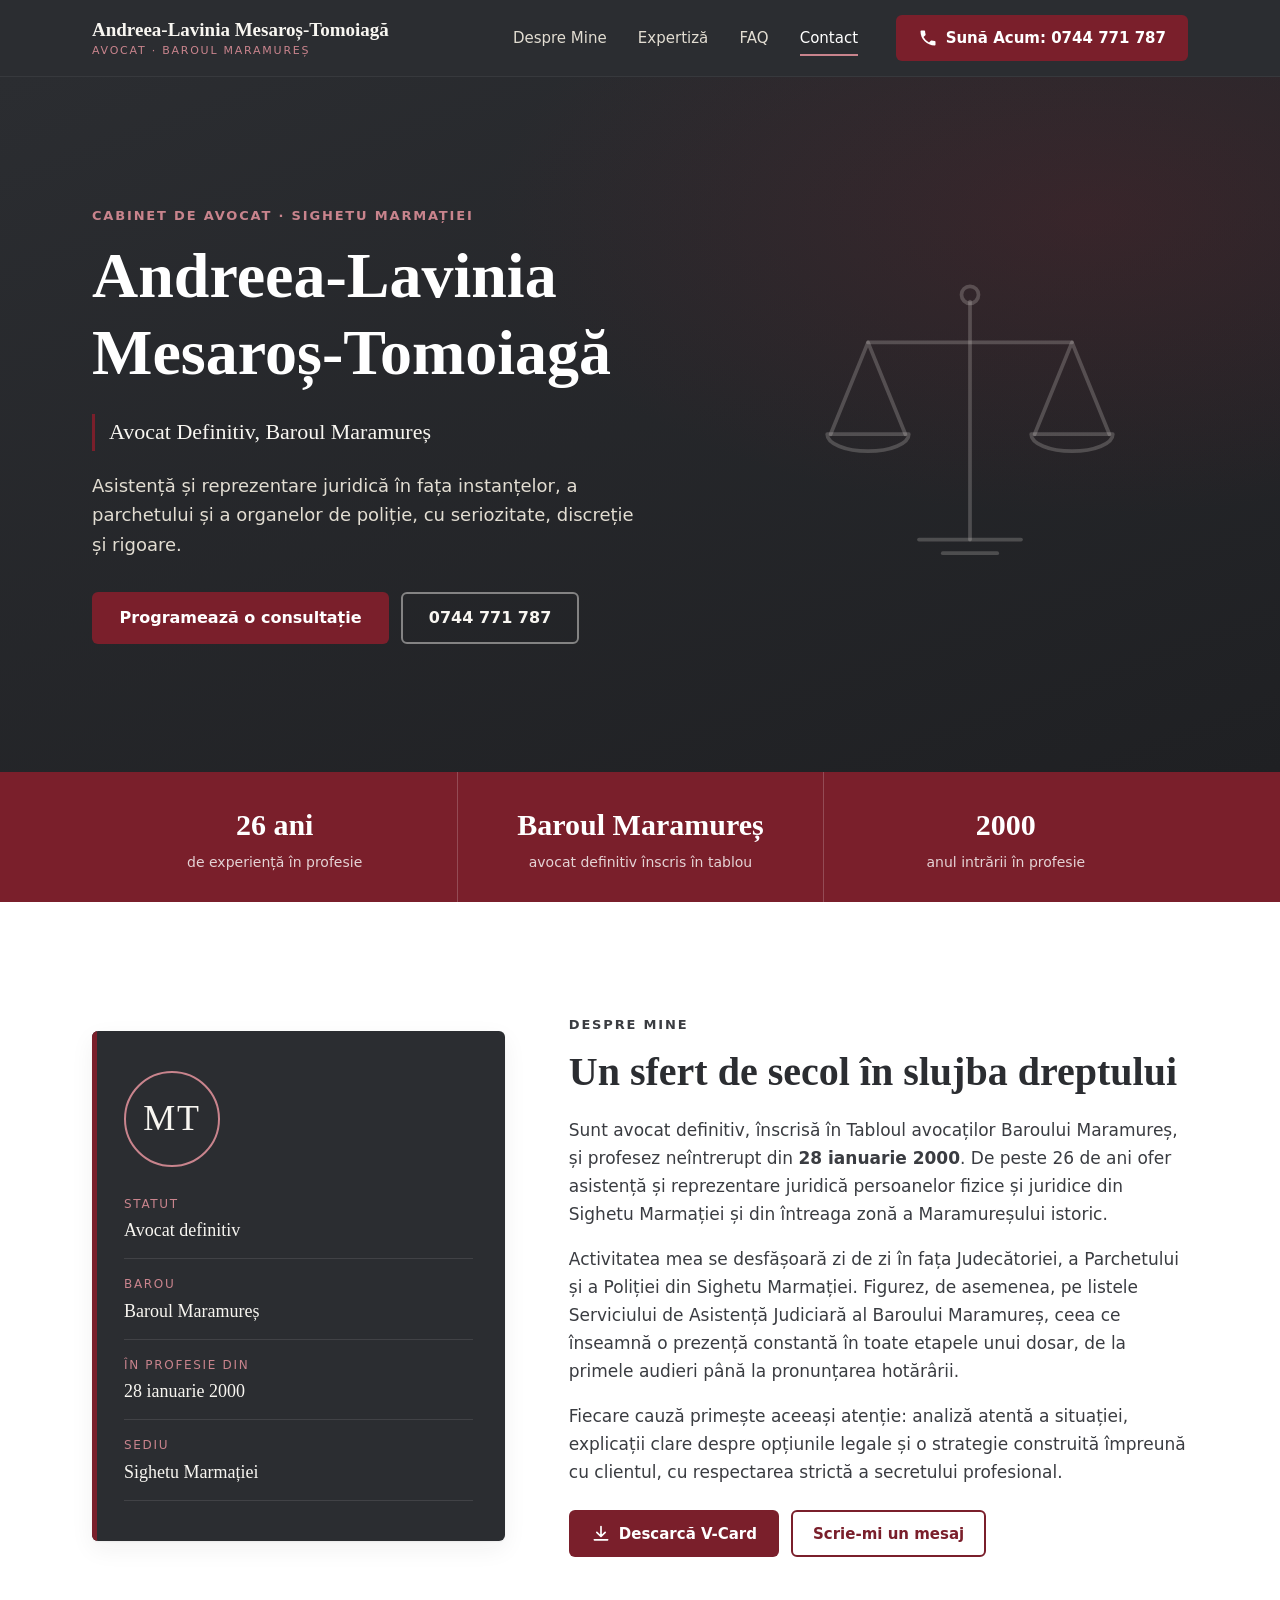
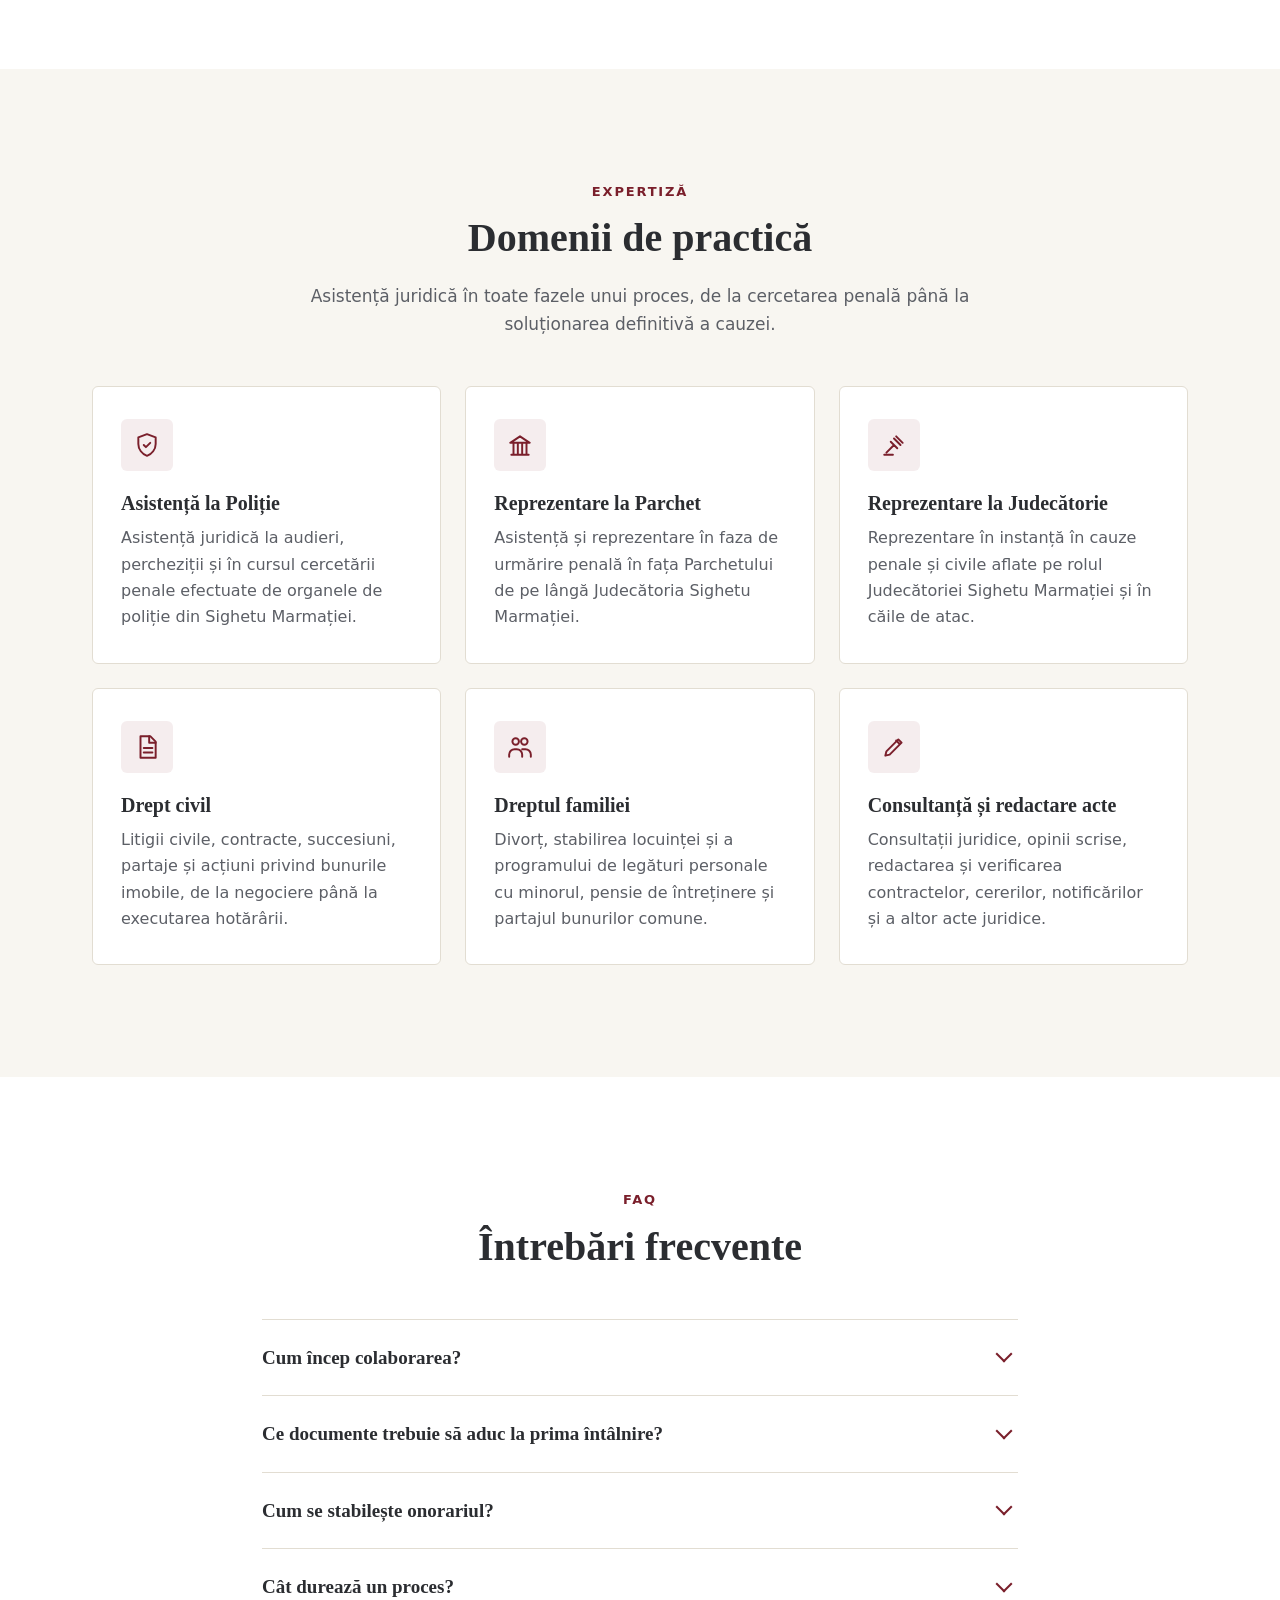
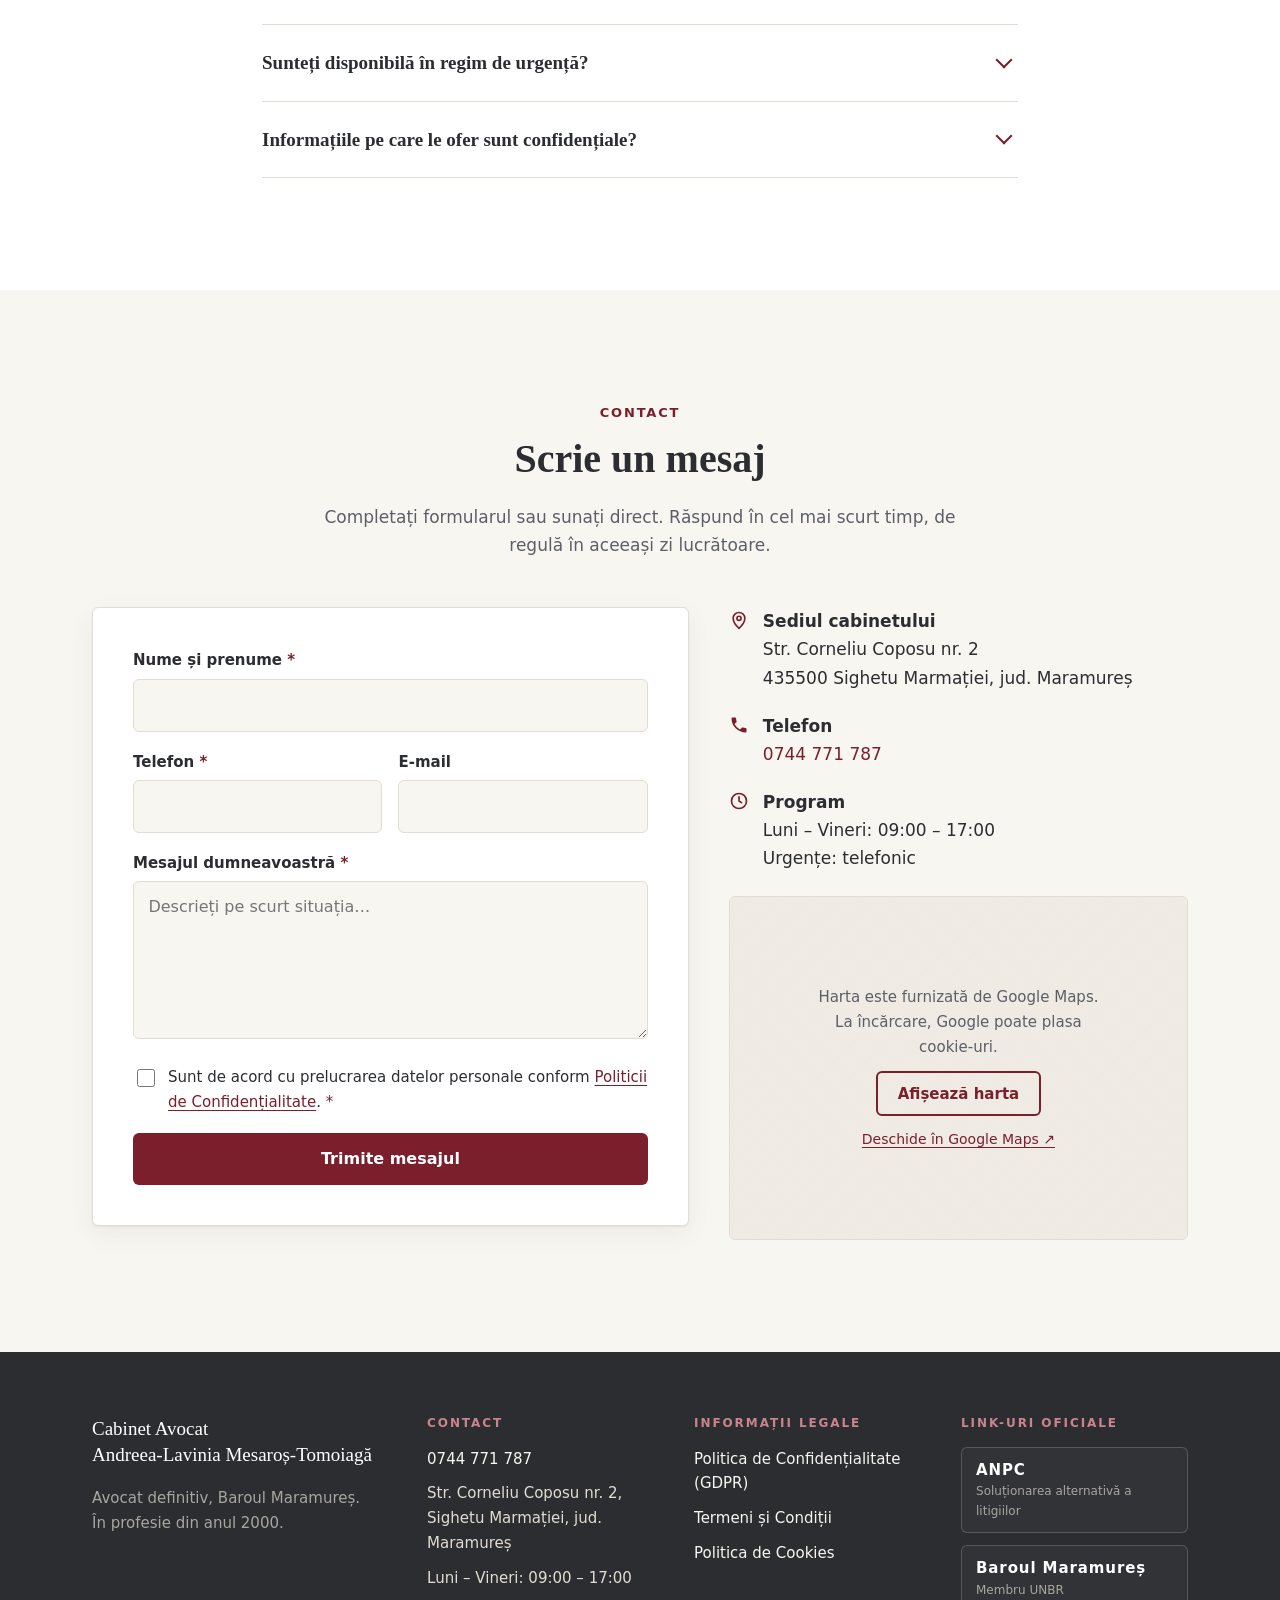
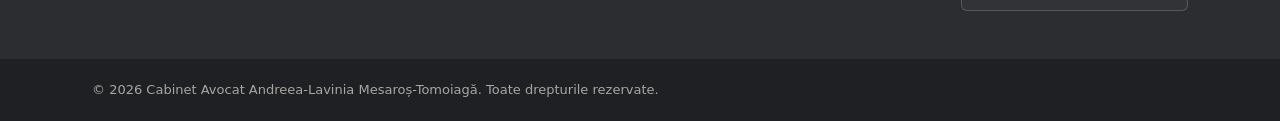
<file: index.html>
<!doctype html>
<html lang="ro">
<head>
  <meta charset="utf-8">
  <meta name="viewport" content="width=device-width, initial-scale=1">
  <title>Avocat Andreea-Lavinia Mesaroș-Tomoiagă | Sighetu Marmației</title>
  <meta name="description" content="Cabinet de avocat Andreea-Lavinia Mesaroș-Tomoiagă – avocat definitiv, Baroul Maramureș, în profesie din anul 2000. Asistență și reprezentare juridică în Sighetu Marmației.">
  <meta name="theme-color" content="#2b2d31">
  <link rel="icon" href="data:image/svg+xml,%3Csvg xmlns='http://www.w3.org/2000/svg' viewBox='0 0 64 64'%3E%3Crect width='64' height='64' rx='12' fill='%232b2d31'/%3E%3Ctext x='32' y='42' text-anchor='middle' font-family='Georgia,serif' font-size='28' fill='%23f8f6f1'%3EMT%3C/text%3E%3C/svg%3E">
  <link rel="stylesheet" href="assets/css/style.css">

  <script type="application/ld+json">
  {
    "@context": "https://schema.org",
    "@type": "LegalService",
    "name": "Cabinet Avocat Andreea-Lavinia Mesaroș-Tomoiagă",
    "telephone": "+40744771787",
    "address": {
      "@type": "PostalAddress",
      "streetAddress": "Str. Corneliu Coposu nr. 2",
      "addressLocality": "Sighetu Marmației",
      "postalCode": "435500",
      "addressRegion": "Maramureș",
      "addressCountry": "RO"
    },
    "openingHours": "Mo-Fr 09:00-17:00",
    "areaServed": "Sighetu Marmației, Maramureș"
  }
  </script>
</head>
<body>
  <a class="skip-link" href="#main">Sari la conținut</a>

  <!-- ============ HEADER ============ -->
  <header class="site-header" id="top">
    <div class="container header-inner">
      <a href="#top" class="logo" aria-label="Andreea-Lavinia Mesaroș-Tomoiagă – începutul paginii">
        <span class="logo-name">Andreea-Lavinia Mesaroș-Tomoiagă</span>
        <span class="logo-sub">Avocat · Baroul Maramureș</span>
      </a>

      <nav class="main-nav" id="main-nav" aria-label="Navigare principală">
        <ul>
          <li><a href="#despre">Despre Mine</a></li>
          <li><a href="#expertiza">Expertiză</a></li>
          <li><a href="#faq">FAQ</a></li>
          <li><a href="#contact">Contact</a></li>
        </ul>
      </nav>

      <a href="tel:+40744771787" class="btn btn-accent header-cta">
        <svg class="icon" aria-hidden="true" viewBox="0 0 24 24"><path d="M6.6 10.8a15.1 15.1 0 0 0 6.6 6.6l2.2-2.2c.3-.3.7-.4 1-.2 1.1.4 2.3.6 3.6.6.6 0 1 .4 1 1V20c0 .6-.4 1-1 1A17 17 0 0 1 3 4c0-.6.4-1 1-1h3.5c.6 0 1 .4 1 1 0 1.3.2 2.5.6 3.6.1.3 0 .7-.2 1z"/></svg>
        Sună Acum: 0744 771 787
      </a>

      <button class="nav-toggle" type="button" aria-expanded="false" aria-controls="main-nav" aria-label="Deschide meniul">
        <span></span><span></span><span></span>
      </button>
    </div>
  </header>

  <!-- Buton fix de apelare rapidă (mobil) -->
  <a href="tel:+40744771787" class="call-fab" aria-label="Sună acum: 0744 771 787">
    <svg class="icon" aria-hidden="true" viewBox="0 0 24 24"><path d="M6.6 10.8a15.1 15.1 0 0 0 6.6 6.6l2.2-2.2c.3-.3.7-.4 1-.2 1.1.4 2.3.6 3.6.6.6 0 1 .4 1 1V20c0 .6-.4 1-1 1A17 17 0 0 1 3 4c0-.6.4-1 1-1h3.5c.6 0 1 .4 1 1 0 1.3.2 2.5.6 3.6.1.3 0 .7-.2 1z"/></svg>
  </a>

  <main id="main">

    <!-- ============ HERO ============ -->
    <section class="hero" aria-labelledby="hero-title">
      <div class="container hero-inner">
        <div class="hero-text">
          <p class="eyebrow">Cabinet de avocat · Sighetu Marmației</p>
          <h1 id="hero-title">Andreea-Lavinia<br>Mesaroș-Tomoiagă</h1>
          <p class="hero-status">Avocat Definitiv, Baroul Maramureș</p>
          <p class="hero-lead">Asistență și reprezentare juridică în fața instanțelor, a parchetului și a organelor de poliție, cu seriozitate, discreție și rigoare.</p>
          <div class="hero-actions">
            <a href="#contact" class="btn btn-accent btn-lg">Programează o consultație</a>
            <a href="tel:+40744771787" class="btn btn-ghost btn-lg">0744 771 787</a>
          </div>
        </div>
        <div class="hero-visual" aria-hidden="true">
          <svg viewBox="0 0 200 200" class="scales">
            <g fill="none" stroke="currentColor" stroke-width="2.2" stroke-linecap="round" stroke-linejoin="round">
              <path d="M100 28v140"/>
              <path d="M70 168h60"/>
              <path d="M84 176h32"/>
              <circle cx="100" cy="24" r="5"/>
              <path d="M40 52h120"/>
              <path d="M40 52l-22 54M40 52l22 54"/>
              <path d="M160 52l-22 54M160 52l22 54"/>
              <path d="M16 106a24 10 0 0 0 48 0z"/>
              <path d="M136 106a24 10 0 0 0 48 0z"/>
            </g>
          </svg>
        </div>
      </div>
    </section>

    <!-- ============ INDICATORI DE ÎNCREDERE ============ -->
    <section class="trust" aria-label="Indicatori de încredere">
      <div class="container trust-grid">
        <div class="trust-item">
          <span class="trust-value"><span data-years>26</span> ani</span>
          <span class="trust-label">de experiență în profesie</span>
        </div>
        <div class="trust-item">
          <span class="trust-value">Baroul Maramureș</span>
          <span class="trust-label">avocat definitiv înscris în tablou</span>
        </div>
        <div class="trust-item">
          <span class="trust-value">2000</span>
          <span class="trust-label">anul intrării în profesie</span>
        </div>
      </div>
    </section>

    <!-- ============ DESPRE MINE ============ -->
    <section class="section section-light" id="despre" aria-labelledby="despre-title">
      <div class="container about">
        <div class="about-card" aria-hidden="true">
          <div class="monogram">MT</div>
          <dl class="about-facts">
            <div><dt>Statut</dt><dd>Avocat definitiv</dd></div>
            <div><dt>Barou</dt><dd>Baroul Maramureș</dd></div>
            <div><dt>În profesie din</dt><dd>28 ianuarie 2000</dd></div>
            <div><dt>Sediu</dt><dd>Sighetu Marmației</dd></div>
          </dl>
        </div>
        <div class="about-text">
          <p class="eyebrow">Despre Mine</p>
          <h2 id="despre-title">Un sfert de secol în slujba dreptului</h2>
          <p>Sunt avocat definitiv, înscrisă în Tabloul avocaților Baroului Maramureș, și profesez neîntrerupt din <strong>28 ianuarie 2000</strong>. De peste <span data-years>26</span> de ani ofer asistență și reprezentare juridică persoanelor fizice și juridice din Sighetu Marmației și din întreaga zonă a Maramureșului istoric.</p>
          <p>Activitatea mea se desfășoară zi de zi în fața Judecătoriei, a Parchetului și a Poliției din Sighetu Marmației. Figurez, de asemenea, pe listele Serviciului de Asistență Judiciară al Baroului Maramureș, ceea ce înseamnă o prezență constantă în toate etapele unui dosar, de la primele audieri până la pronunțarea hotărârii.</p>
          <p>Fiecare cauză primește aceeași atenție: analiză atentă a situației, explicații clare despre opțiunile legale și o strategie construită împreună cu clientul, cu respectarea strictă a secretului profesional.</p>
          <div class="about-actions">
            <a href="assets/vcard/andreea-lavinia-mesaros-tomoiaga.vcf" class="btn btn-accent" download>
              <svg class="icon" aria-hidden="true" viewBox="0 0 24 24"><path d="M12 3v12m0 0l-5-5m5 5l5-5M4 19h16" fill="none" stroke="currentColor" stroke-width="2" stroke-linecap="round" stroke-linejoin="round"/></svg>
              Descarcă V-Card
            </a>
            <a href="#contact" class="btn btn-outline">Scrie-mi un mesaj</a>
          </div>
        </div>
      </div>
    </section>

    <!-- ============ EXPERTIZĂ ============ -->
    <section class="section section-pearl" id="expertiza" aria-labelledby="expertiza-title">
      <div class="container">
        <div class="section-head">
          <p class="eyebrow">Expertiză</p>
          <h2 id="expertiza-title">Domenii de practică</h2>
          <p class="section-intro">Asistență juridică în toate fazele unui proces, de la cercetarea penală până la soluționarea definitivă a cauzei.</p>
        </div>

        <div class="cards">
          <article class="card">
            <div class="card-icon"><svg viewBox="0 0 24 24" aria-hidden="true"><path d="M12 2l8 3v6c0 5-3.4 9.4-8 11-4.6-1.6-8-6-8-11V5z"/><path d="M9 12l2 2 4-4"/></svg></div>
            <h3>Asistență la Poliție</h3>
            <p>Asistență juridică la audieri, percheziții și în cursul cercetării penale efectuate de organele de poliție din Sighetu Marmației.</p>
          </article>
          <article class="card">
            <div class="card-icon"><svg viewBox="0 0 24 24" aria-hidden="true"><path d="M4 21h16M6 21V10M10 21V10M14 21V10M18 21V10M3 10l9-6 9 6z"/></svg></div>
            <h3>Reprezentare la Parchet</h3>
            <p>Asistență și reprezentare în faza de urmărire penală în fața Parchetului de pe lângă Judecătoria Sighetu Marmației.</p>
          </article>
          <article class="card">
            <div class="card-icon"><svg viewBox="0 0 24 24" aria-hidden="true"><path d="M14 4l6 6M12 6l6 6M5 19l7-7M9 9l6 6M3 21h8"/></svg></div>
            <h3>Reprezentare la Judecătorie</h3>
            <p>Reprezentare în instanță în cauze penale și civile aflate pe rolul Judecătoriei Sighetu Marmației și în căile de atac.</p>
          </article>
          <article class="card">
            <div class="card-icon"><svg viewBox="0 0 24 24" aria-hidden="true"><path d="M6 2h9l5 5v15H6z"/><path d="M14 2v6h6M9 13h8M9 17h8"/></svg></div>
            <h3>Drept civil</h3>
            <p>Litigii civile, contracte, succesiuni, partaje și acțiuni privind bunurile imobile, de la negociere până la executarea hotărârii.</p>
          </article>
          <article class="card">
            <div class="card-icon"><svg viewBox="0 0 24 24" aria-hidden="true"><circle cx="8" cy="7" r="3"/><circle cx="16" cy="7" r="3"/><path d="M2 21v-2a5 5 0 0 1 5-5h2a5 5 0 0 1 5 5v2M14 14h3a5 5 0 0 1 5 5v2"/></svg></div>
            <h3>Dreptul familiei</h3>
            <p>Divorț, stabilirea locuinței și a programului de legături personale cu minorul, pensie de întreținere și partajul bunurilor comune.</p>
          </article>
          <article class="card">
            <div class="card-icon"><svg viewBox="0 0 24 24" aria-hidden="true"><path d="M4 20l4-1 11-11-3-3L5 16z"/><path d="M14 6l3 3"/></svg></div>
            <h3>Consultanță și redactare acte</h3>
            <p>Consultații juridice, opinii scrise, redactarea și verificarea contractelor, cererilor, notificărilor și a altor acte juridice.</p>
          </article>
        </div>
      </div>
    </section>

    <!-- ============ FAQ ============ -->
    <section class="section section-light" id="faq" aria-labelledby="faq-title">
      <div class="container narrow">
        <div class="section-head">
          <p class="eyebrow">FAQ</p>
          <h2 id="faq-title">Întrebări frecvente</h2>
        </div>

        <div class="accordion">
          <details>
            <summary>Cum încep colaborarea?</summary>
            <div class="answer">
              <p>Primul pas este o discuție telefonică sau un mesaj prin formularul de contact, în care descrieți pe scurt situația. Stabilim apoi o întâlnire la sediul cabinetului, unde analizăm documentele și opțiunile legale. Dacă decideți să continuăm, încheiem un contract de asistență juridică, așa cum prevede Legea nr. 51/1995.</p>
            </div>
          </details>
          <details>
            <summary>Ce documente trebuie să aduc la prima întâlnire?</summary>
            <div class="answer">
              <p>Actul de identitate și toate înscrisurile legate de cauză: citații, procese-verbale, contracte, corespondență, hotărâri anterioare. Dacă nu sunteți sigur ce este relevant, aduceți tot ce aveți. Vom selecta împreună.</p>
            </div>
          </details>
          <details>
            <summary>Cum se stabilește onorariul?</summary>
            <div class="answer">
              <p>Onorariul se stabilește prin acord, în contractul de asistență juridică, în funcție de complexitatea cauzei, volumul de muncă estimat și urgența acesteia. Poate fi fix, orar sau pe etape procesuale. Toate costurile se discută transparent înainte de începerea oricărei activități.</p>
            </div>
          </details>
          <details>
            <summary>Cât durează un proces?</summary>
            <div class="answer">
              <p>Durata depinde de natura cauzei, de numărul părților, de probele care trebuie administrate și de calendarul instanței. Unele dosare se soluționează în câteva luni, altele pot dura mai mult, mai ales dacă se exercită căi de atac. La prima întâlnire veți primi o estimare realistă pentru situația dumneavoastră.</p>
            </div>
          </details>
          <details>
            <summary>Sunteți disponibilă în regim de urgență?</summary>
            <div class="answer">
              <p>Da. În situații urgente, de exemplu o audiere la poliție sau o reținere, sunați direct la <a href="tel:+40744771787">0744 771 787</a>. Asistența la audieri este un drept garantat de lege și este important ca avocatul să fie prezent de la început.</p>
            </div>
          </details>
          <details>
            <summary>Informațiile pe care le ofer sunt confidențiale?</summary>
            <div class="answer">
              <p>Absolut. Secretul profesional este o obligație legală și deontologică a avocatului. Tot ce discutăm, inclusiv mesajele trimise prin acest site, rămâne strict confidențial.</p>
            </div>
          </details>
        </div>
      </div>
    </section>

    <!-- ============ CONTACT ============ -->
    <section class="section section-pearl" id="contact" aria-labelledby="contact-title">
      <div class="container">
        <div class="section-head">
          <p class="eyebrow">Contact</p>
          <h2 id="contact-title">Scrie un mesaj</h2>
          <p class="section-intro">Completați formularul sau sunați direct. Răspund în cel mai scurt timp, de regulă în aceeași zi lucrătoare.</p>
        </div>

        <div class="contact-grid">
          <form class="contact-form" id="contact-form" novalidate>
            <div class="field">
              <label for="f-name">Nume și prenume <span aria-hidden="true">*</span></label>
              <input id="f-name" name="name" type="text" autocomplete="name" required>
              <p class="field-error" aria-live="polite"></p>
            </div>
            <div class="field-row">
              <div class="field">
                <label for="f-phone">Telefon <span aria-hidden="true">*</span></label>
                <input id="f-phone" name="phone" type="tel" autocomplete="tel" inputmode="tel" required>
                <p class="field-error" aria-live="polite"></p>
              </div>
              <div class="field">
                <label for="f-email">E-mail</label>
                <input id="f-email" name="email" type="email" autocomplete="email">
                <p class="field-error" aria-live="polite"></p>
              </div>
            </div>
            <div class="field">
              <label for="f-message">Mesajul dumneavoastră <span aria-hidden="true">*</span></label>
              <textarea id="f-message" name="message" rows="5" required placeholder="Descrieți pe scurt situația…"></textarea>
              <p class="field-error" aria-live="polite"></p>
            </div>
            <div class="field field-check">
              <input id="f-gdpr" name="gdpr" type="checkbox" required>
              <label for="f-gdpr">Sunt de acord cu prelucrarea datelor personale conform <a href="politica-de-confidentialitate.html">Politicii de Confidențialitate</a>. <span aria-hidden="true">*</span></label>
              <p class="field-error" aria-live="polite"></p>
            </div>
            <button type="submit" class="btn btn-accent btn-lg btn-block">Trimite mesajul</button>
            <p class="form-status" id="form-status" role="status" aria-live="polite"></p>
          </form>

          <aside class="contact-info">
            <ul class="info-list">
              <li>
                <svg class="icon" aria-hidden="true" viewBox="0 0 24 24"><path d="M12 22s7-6.2 7-12a7 7 0 0 0-14 0c0 5.8 7 12 7 12z" fill="none" stroke="currentColor" stroke-width="2"/><circle cx="12" cy="10" r="2.5" fill="none" stroke="currentColor" stroke-width="2"/></svg>
                <div><strong>Sediul cabinetului</strong><br>Str. Corneliu Coposu nr. 2<br>435500 Sighetu Marmației, jud. Maramureș</div>
              </li>
              <li>
                <svg class="icon" aria-hidden="true" viewBox="0 0 24 24"><path d="M6.6 10.8a15.1 15.1 0 0 0 6.6 6.6l2.2-2.2c.3-.3.7-.4 1-.2 1.1.4 2.3.6 3.6.6.6 0 1 .4 1 1V20c0 .6-.4 1-1 1A17 17 0 0 1 3 4c0-.6.4-1 1-1h3.5c.6 0 1 .4 1 1 0 1.3.2 2.5.6 3.6.1.3 0 .7-.2 1z"/></svg>
                <div><strong>Telefon</strong><br><a href="tel:+40744771787">0744 771 787</a></div>
              </li>
              <li data-email-wrap hidden>
                <svg class="icon" aria-hidden="true" viewBox="0 0 24 24"><rect x="3" y="5" width="18" height="14" rx="2" fill="none" stroke="currentColor" stroke-width="2"/><path d="M3 7l9 6 9-6" fill="none" stroke="currentColor" stroke-width="2"/></svg>
                <div><strong>E-mail</strong><br><a data-email href="#"></a></div>
              </li>
              <li>
                <svg class="icon" aria-hidden="true" viewBox="0 0 24 24"><circle cx="12" cy="12" r="9" fill="none" stroke="currentColor" stroke-width="2"/><path d="M12 7v5l3 2" fill="none" stroke="currentColor" stroke-width="2" stroke-linecap="round"/></svg>
                <div><strong>Program</strong><br>Luni – Vineri: 09:00 – 17:00<br>Urgențe: telefonic</div>
              </li>
            </ul>

            <div class="map" id="map">
              <div class="map-placeholder">
                <p>Harta este furnizată de Google Maps. La încărcare, Google poate plasa cookie-uri.</p>
                <button type="button" class="btn btn-outline" id="load-map">Afișează harta</button>
                <a class="map-link" href="https://www.google.com/maps/search/?api=1&amp;query=Strada+Corneliu+Coposu+2+Sighetu+Marma%C8%9Biei" target="_blank" rel="noopener">Deschide în Google Maps ↗</a>
              </div>
            </div>
          </aside>
        </div>
      </div>
    </section>
  </main>

  <!-- ============ FOOTER ============ -->
  <footer class="site-footer">
    <div class="container footer-grid">
      <div>
        <p class="footer-title">Cabinet Avocat<br>Andreea-Lavinia Mesaroș-Tomoiagă</p>
        <p class="footer-muted">Avocat definitiv, Baroul Maramureș.<br>În profesie din anul 2000.</p>
      </div>
      <div>
        <h3 class="footer-heading">Contact</h3>
        <ul class="footer-list">
          <li><a href="tel:+40744771787">0744 771 787</a></li>
          <li data-email-wrap hidden><a data-email href="#"></a></li>
          <li>Str. Corneliu Coposu nr. 2,<br>Sighetu Marmației, jud. Maramureș</li>
          <li>Luni – Vineri: 09:00 – 17:00</li>
        </ul>
      </div>
      <div>
        <h3 class="footer-heading">Informații legale</h3>
        <ul class="footer-list">
          <li><a href="politica-de-confidentialitate.html">Politica de Confidențialitate (GDPR)</a></li>
          <li><a href="termeni-si-conditii.html">Termeni și Condiții</a></li>
          <li><a href="politica-cookies.html">Politica de Cookies</a></li>
        </ul>
      </div>
      <div>
        <h3 class="footer-heading">Link-uri oficiale</h3>
        <div class="badges">
          <a class="badge" href="https://anpc.ro/ce-este-sal/" target="_blank" rel="noopener">
            <span class="badge-top">ANPC</span><span class="badge-bottom">Soluționarea alternativă a litigiilor</span>
          </a>
          <a class="badge" href="https://www.unbr.ro/" target="_blank" rel="noopener">
            <span class="badge-top">Baroul Maramureș</span><span class="badge-bottom">Membru UNBR</span>
          </a>
        </div>
      </div>
    </div>
    <div class="footer-bottom">
      <div class="container">
        <p>© <span data-year>2026</span> Cabinet Avocat Andreea-Lavinia Mesaroș-Tomoiagă. Toate drepturile rezervate.</p>
      </div>
    </div>
  </footer>

  <script src="assets/js/main.js" defer></script>
</body>
</html>
</file>
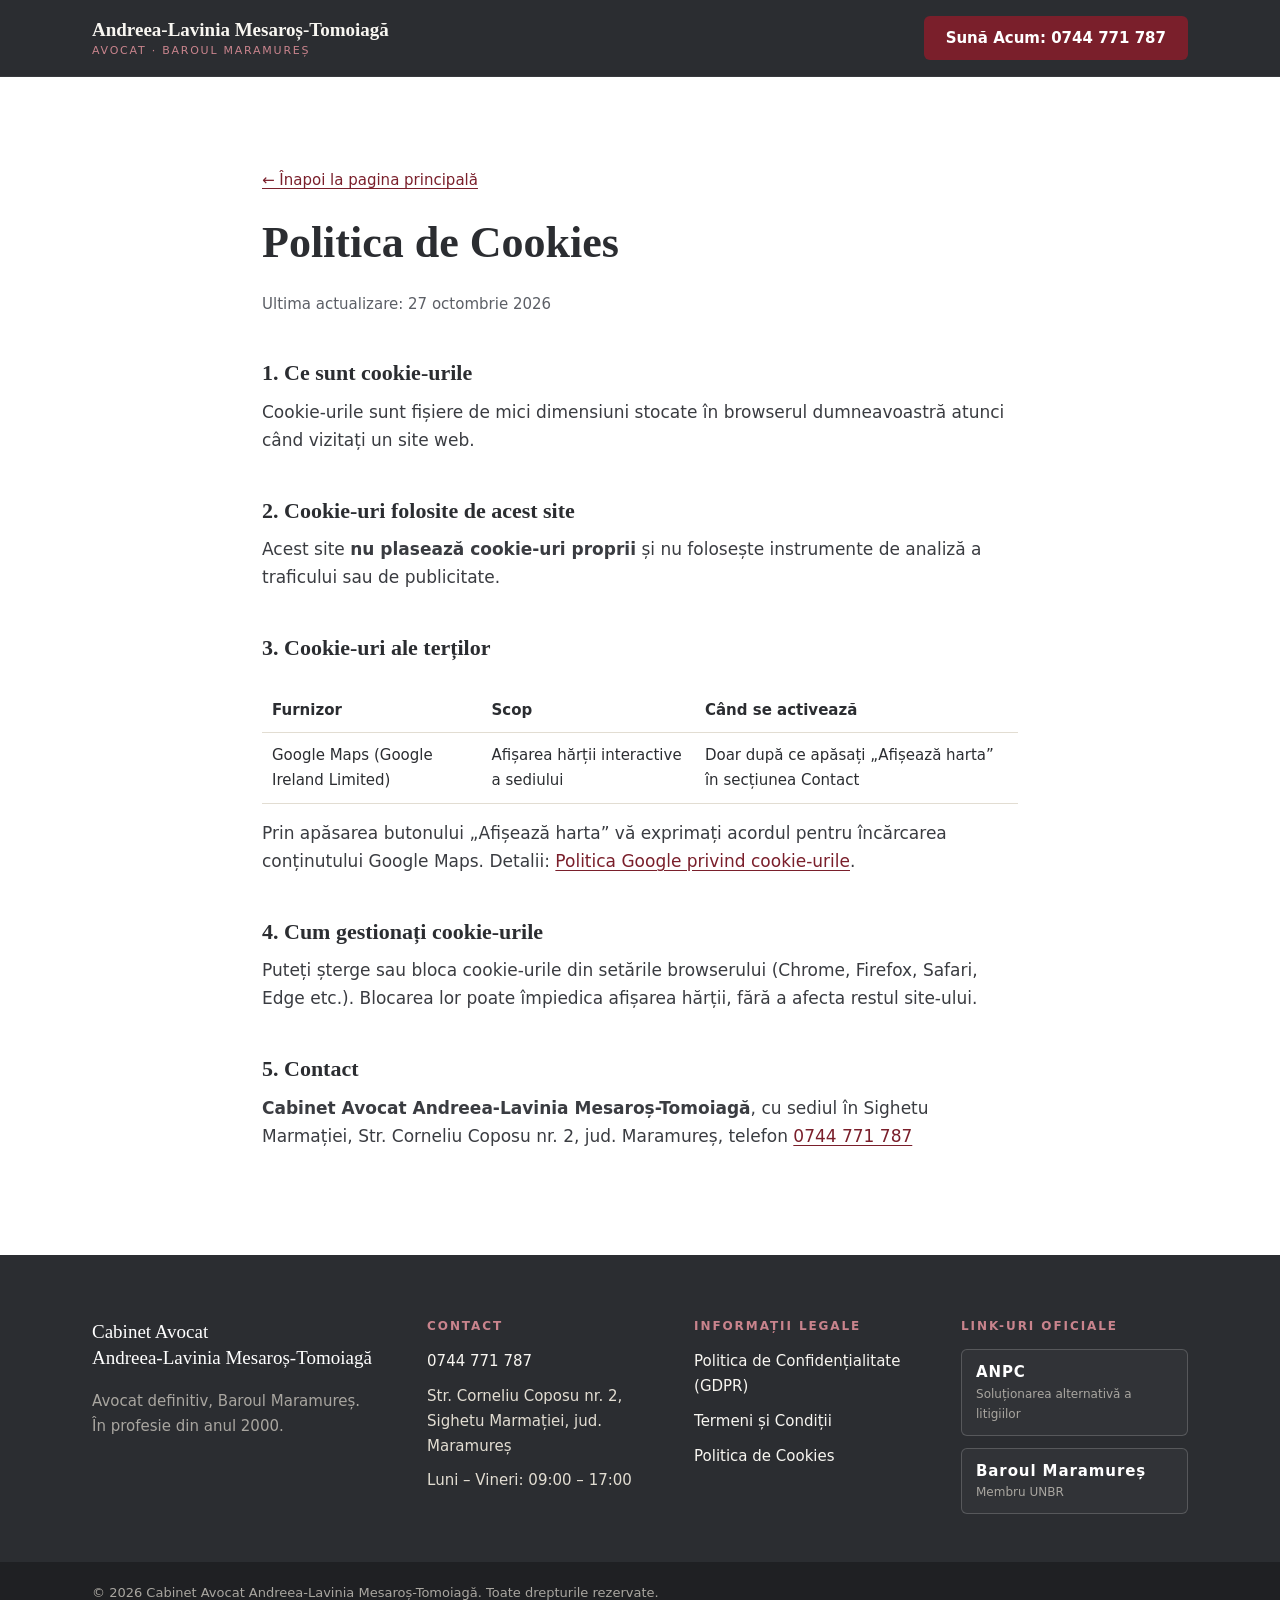
<file: politica-cookies.html>
<!doctype html>
<html lang="ro">
<head>
  <meta charset="utf-8">
  <meta name="viewport" content="width=device-width, initial-scale=1">
  <title>Politica de Cookies | Cabinet Avocat Mesaroș-Tomoiagă</title>
  <meta name="description" content="Informații despre utilizarea cookie-urilor pe site-ul Cabinetului Avocat Andreea-Lavinia Mesaroș-Tomoiagă.">
  <meta name="theme-color" content="#2b2d31">
  <link rel="stylesheet" href="assets/css/style.css">
</head>
<body>
  <a class="skip-link" href="#main">Sari la conținut</a>
  <header class="site-header">
    <div class="container header-inner">
      <a href="index.html" class="logo">
        <span class="logo-name">Andreea-Lavinia Mesaroș-Tomoiagă</span>
        <span class="logo-sub">Avocat · Baroul Maramureș</span>
      </a>
      <a href="tel:+40744771787" class="btn btn-accent header-cta" style="margin-left:auto">Sună Acum: 0744 771 787</a>
    </div>
  </header>

  <main id="main" class="legal">
    <div class="container narrow">
      <a class="back-link" href="index.html">← Înapoi la pagina principală</a>
      <h1>Politica de Cookies</h1>
      <p class="updated">Ultima actualizare: 27 octombrie 2026</p>

      <h2>1. Ce sunt cookie-urile</h2>
      <p>Cookie-urile sunt fișiere de mici dimensiuni stocate în browserul dumneavoastră atunci când vizitați un site web.</p>

      <h2>2. Cookie-uri folosite de acest site</h2>
      <p>Acest site <strong>nu plasează cookie-uri proprii</strong> și nu folosește instrumente de analiză a traficului sau de publicitate.</p>

      <h2>3. Cookie-uri ale terților</h2>
      <div class="table-wrap">
        <table>
          <thead><tr><th>Furnizor</th><th>Scop</th><th>Când se activează</th></tr></thead>
          <tbody>
            <tr><td>Google Maps (Google Ireland Limited)</td><td>Afișarea hărții interactive a sediului</td><td>Doar după ce apăsați „Afișează harta” în secțiunea Contact</td></tr>
          </tbody>
        </table>
      </div>
      <p>Prin apăsarea butonului „Afișează harta” vă exprimați acordul pentru încărcarea conținutului Google Maps. Detalii: <a href="https://policies.google.com/technologies/cookies?hl=ro" target="_blank" rel="noopener">Politica Google privind cookie-urile</a>.</p>

      <h2>4. Cum gestionați cookie-urile</h2>
      <p>Puteți șterge sau bloca cookie-urile din setările browserului (Chrome, Firefox, Safari, Edge etc.). Blocarea lor poate împiedica afișarea hărții, fără a afecta restul site-ului.</p>

      <h2>5. Contact</h2>
      <p><strong>Cabinet Avocat Andreea-Lavinia Mesaroș-Tomoiagă</strong>, cu sediul în Sighetu Marmației, Str. Corneliu Coposu nr. 2, jud. Maramureș, telefon <a href="tel:+40744771787">0744 771 787</a></p>
    </div>
  </main>

  <!-- ============ FOOTER ============ -->
  <footer class="site-footer">
    <div class="container footer-grid">
      <div>
        <p class="footer-title">Cabinet Avocat<br>Andreea-Lavinia Mesaroș-Tomoiagă</p>
        <p class="footer-muted">Avocat definitiv, Baroul Maramureș.<br>În profesie din anul 2000.</p>
      </div>
      <div>
        <h3 class="footer-heading">Contact</h3>
        <ul class="footer-list">
          <li><a href="tel:+40744771787">0744 771 787</a></li>
          <li data-email-wrap hidden><a data-email href="#"></a></li>
          <li>Str. Corneliu Coposu nr. 2,<br>Sighetu Marmației, jud. Maramureș</li>
          <li>Luni – Vineri: 09:00 – 17:00</li>
        </ul>
      </div>
      <div>
        <h3 class="footer-heading">Informații legale</h3>
        <ul class="footer-list">
          <li><a href="politica-de-confidentialitate.html">Politica de Confidențialitate (GDPR)</a></li>
          <li><a href="termeni-si-conditii.html">Termeni și Condiții</a></li>
          <li><a href="politica-cookies.html">Politica de Cookies</a></li>
        </ul>
      </div>
      <div>
        <h3 class="footer-heading">Link-uri oficiale</h3>
        <div class="badges">
          <a class="badge" href="https://anpc.ro/ce-este-sal/" target="_blank" rel="noopener">
            <span class="badge-top">ANPC</span><span class="badge-bottom">Soluționarea alternativă a litigiilor</span>
          </a>
          <a class="badge" href="https://www.unbr.ro/" target="_blank" rel="noopener">
            <span class="badge-top">Baroul Maramureș</span><span class="badge-bottom">Membru UNBR</span>
          </a>
        </div>
      </div>
    </div>
    <div class="footer-bottom">
      <div class="container">
        <p>© <span data-year>2026</span> Cabinet Avocat Andreea-Lavinia Mesaroș-Tomoiagă. Toate drepturile rezervate.</p>
      </div>
    </div>
  </footer>

  <script>
    document.querySelectorAll('[data-year]').forEach(function (el) { el.textContent = new Date().getFullYear(); });
  </script>
</body>
</html>
</file>
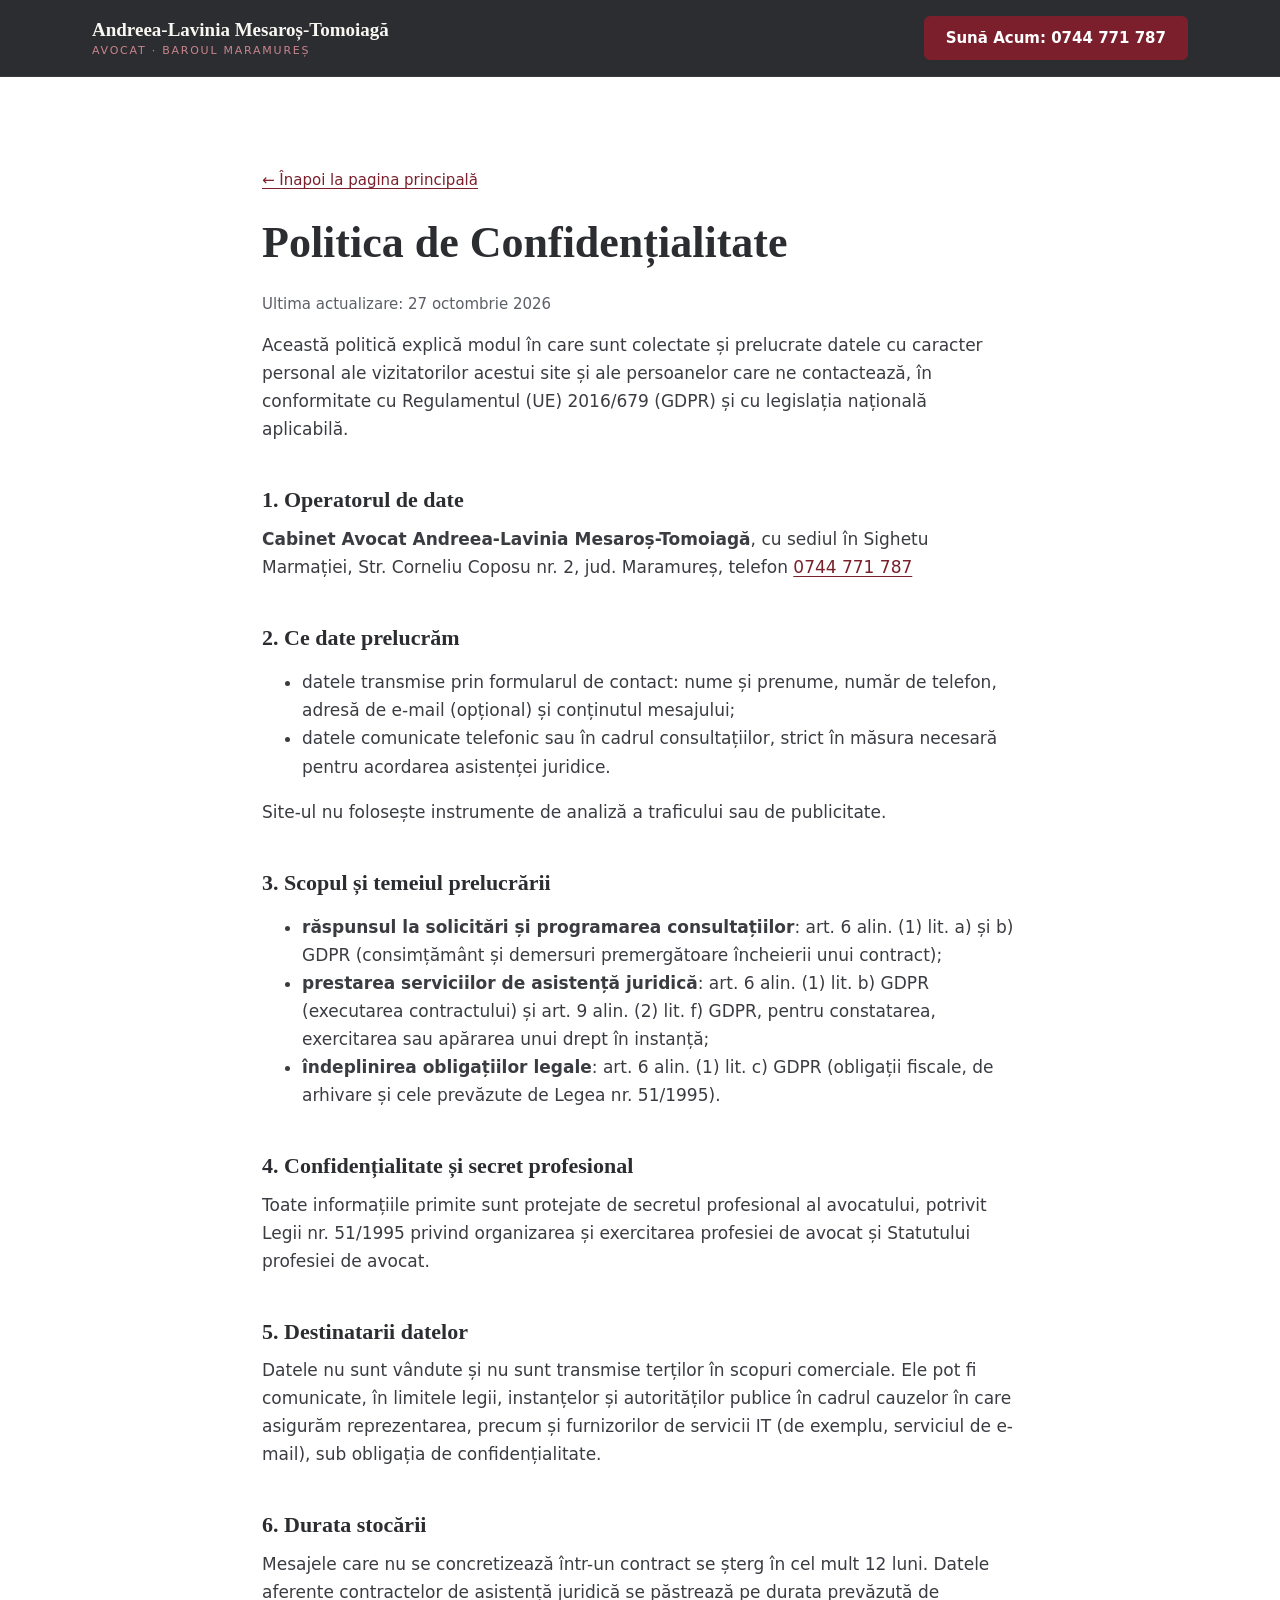
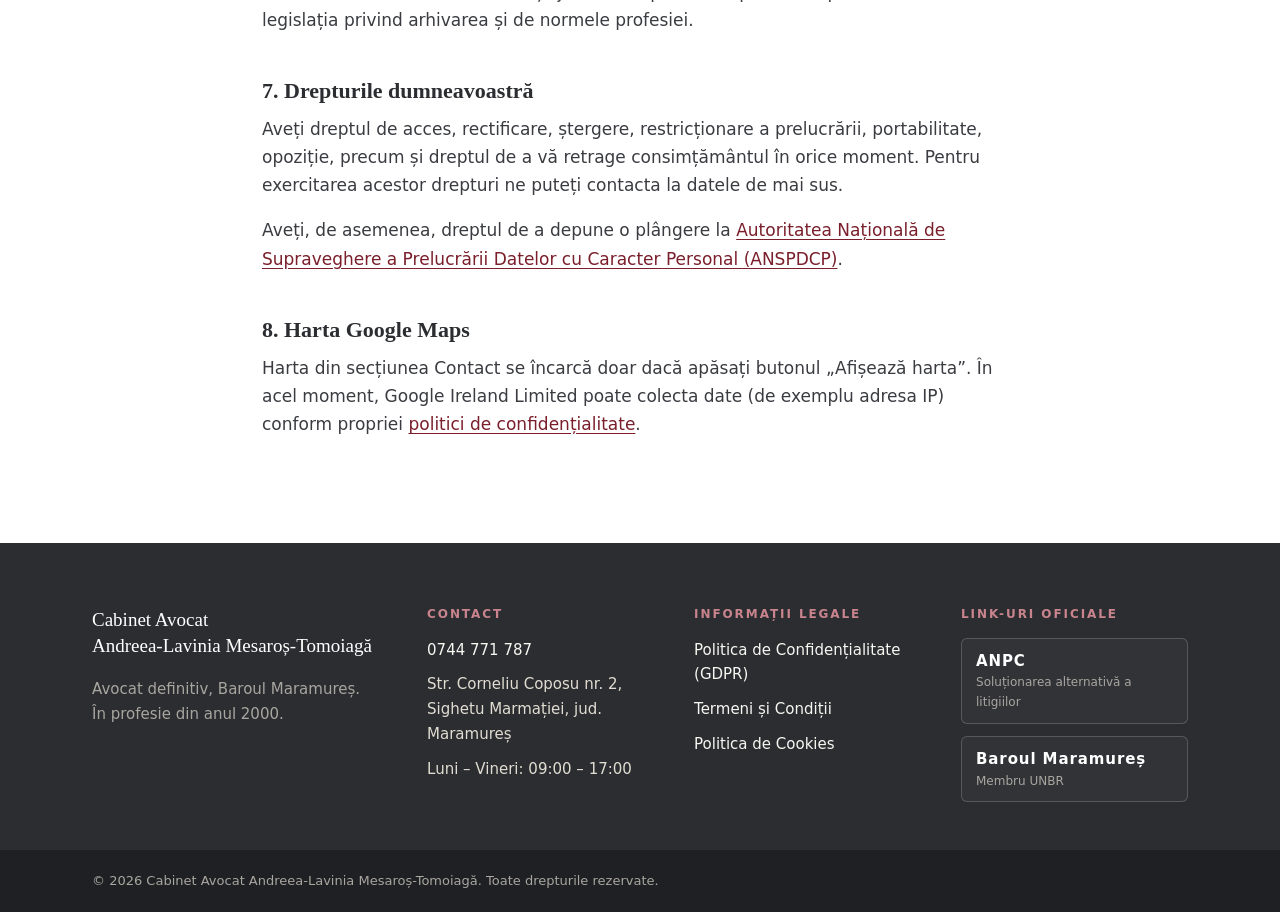
<file: politica-de-confidentialitate.html>
<!doctype html>
<html lang="ro">
<head>
  <meta charset="utf-8">
  <meta name="viewport" content="width=device-width, initial-scale=1">
  <title>Politica de Confidențialitate | Cabinet Avocat Mesaroș-Tomoiagă</title>
  <meta name="description" content="Cum prelucrează Cabinetul Avocat Andreea-Lavinia Mesaroș-Tomoiagă datele cu caracter personal, conform GDPR.">
  <meta name="theme-color" content="#2b2d31">
  <link rel="stylesheet" href="assets/css/style.css">
</head>
<body>
  <a class="skip-link" href="#main">Sari la conținut</a>
  <header class="site-header">
    <div class="container header-inner">
      <a href="index.html" class="logo">
        <span class="logo-name">Andreea-Lavinia Mesaroș-Tomoiagă</span>
        <span class="logo-sub">Avocat · Baroul Maramureș</span>
      </a>
      <a href="tel:+40744771787" class="btn btn-accent header-cta" style="margin-left:auto">Sună Acum: 0744 771 787</a>
    </div>
  </header>

  <main id="main" class="legal">
    <div class="container narrow">
      <a class="back-link" href="index.html">← Înapoi la pagina principală</a>
      <h1>Politica de Confidențialitate</h1>
      <p class="updated">Ultima actualizare: 27 octombrie 2026</p>

      <p>Această politică explică modul în care sunt colectate și prelucrate datele cu caracter personal ale vizitatorilor acestui site și ale persoanelor care ne contactează, în conformitate cu Regulamentul (UE) 2016/679 (GDPR) și cu legislația națională aplicabilă.</p>

      <h2>1. Operatorul de date</h2>
      <p><strong>Cabinet Avocat Andreea-Lavinia Mesaroș-Tomoiagă</strong>, cu sediul în Sighetu Marmației, Str. Corneliu Coposu nr. 2, jud. Maramureș, telefon <a href="tel:+40744771787">0744 771 787</a></p>

      <h2>2. Ce date prelucrăm</h2>
      <ul>
        <li>datele transmise prin formularul de contact: nume și prenume, număr de telefon, adresă de e-mail (opțional) și conținutul mesajului;</li>
        <li>datele comunicate telefonic sau în cadrul consultațiilor, strict în măsura necesară pentru acordarea asistenței juridice.</li>
      </ul>
      <p>Site-ul nu folosește instrumente de analiză a traficului sau de publicitate.</p>

      <h2>3. Scopul și temeiul prelucrării</h2>
      <ul>
        <li><strong>răspunsul la solicitări și programarea consultațiilor</strong>: art. 6 alin. (1) lit. a) și b) GDPR (consimțământ și demersuri premergătoare încheierii unui contract);</li>
        <li><strong>prestarea serviciilor de asistență juridică</strong>: art. 6 alin. (1) lit. b) GDPR (executarea contractului) și art. 9 alin. (2) lit. f) GDPR, pentru constatarea, exercitarea sau apărarea unui drept în instanță;</li>
        <li><strong>îndeplinirea obligațiilor legale</strong>: art. 6 alin. (1) lit. c) GDPR (obligații fiscale, de arhivare și cele prevăzute de Legea nr. 51/1995).</li>
      </ul>

      <h2>4. Confidențialitate și secret profesional</h2>
      <p>Toate informațiile primite sunt protejate de secretul profesional al avocatului, potrivit Legii nr. 51/1995 privind organizarea și exercitarea profesiei de avocat și Statutului profesiei de avocat.</p>

      <h2>5. Destinatarii datelor</h2>
      <p>Datele nu sunt vândute și nu sunt transmise terților în scopuri comerciale. Ele pot fi comunicate, în limitele legii, instanțelor și autorităților publice în cadrul cauzelor în care asigurăm reprezentarea, precum și furnizorilor de servicii IT (de exemplu, serviciul de e-mail), sub obligația de confidențialitate.</p>

      <h2>6. Durata stocării</h2>
      <p>Mesajele care nu se concretizează într-un contract se șterg în cel mult 12 luni. Datele aferente contractelor de asistență juridică se păstrează pe durata prevăzută de legislația privind arhivarea și de normele profesiei.</p>

      <h2>7. Drepturile dumneavoastră</h2>
      <p>Aveți dreptul de acces, rectificare, ștergere, restricționare a prelucrării, portabilitate, opoziție, precum și dreptul de a vă retrage consimțământul în orice moment. Pentru exercitarea acestor drepturi ne puteți contacta la datele de mai sus.</p>
      <p>Aveți, de asemenea, dreptul de a depune o plângere la <a href="https://www.dataprotection.ro/" target="_blank" rel="noopener">Autoritatea Națională de Supraveghere a Prelucrării Datelor cu Caracter Personal (ANSPDCP)</a>.</p>

      <h2>8. Harta Google Maps</h2>
      <p>Harta din secțiunea Contact se încarcă doar dacă apăsați butonul „Afișează harta”. În acel moment, Google Ireland Limited poate colecta date (de exemplu adresa IP) conform propriei <a href="https://policies.google.com/privacy?hl=ro" target="_blank" rel="noopener">politici de confidențialitate</a>.</p>
    </div>
  </main>

  <!-- ============ FOOTER ============ -->
  <footer class="site-footer">
    <div class="container footer-grid">
      <div>
        <p class="footer-title">Cabinet Avocat<br>Andreea-Lavinia Mesaroș-Tomoiagă</p>
        <p class="footer-muted">Avocat definitiv, Baroul Maramureș.<br>În profesie din anul 2000.</p>
      </div>
      <div>
        <h3 class="footer-heading">Contact</h3>
        <ul class="footer-list">
          <li><a href="tel:+40744771787">0744 771 787</a></li>
          <li data-email-wrap hidden><a data-email href="#"></a></li>
          <li>Str. Corneliu Coposu nr. 2,<br>Sighetu Marmației, jud. Maramureș</li>
          <li>Luni – Vineri: 09:00 – 17:00</li>
        </ul>
      </div>
      <div>
        <h3 class="footer-heading">Informații legale</h3>
        <ul class="footer-list">
          <li><a href="politica-de-confidentialitate.html">Politica de Confidențialitate (GDPR)</a></li>
          <li><a href="termeni-si-conditii.html">Termeni și Condiții</a></li>
          <li><a href="politica-cookies.html">Politica de Cookies</a></li>
        </ul>
      </div>
      <div>
        <h3 class="footer-heading">Link-uri oficiale</h3>
        <div class="badges">
          <a class="badge" href="https://anpc.ro/ce-este-sal/" target="_blank" rel="noopener">
            <span class="badge-top">ANPC</span><span class="badge-bottom">Soluționarea alternativă a litigiilor</span>
          </a>
          <a class="badge" href="https://www.unbr.ro/" target="_blank" rel="noopener">
            <span class="badge-top">Baroul Maramureș</span><span class="badge-bottom">Membru UNBR</span>
          </a>
        </div>
      </div>
    </div>
    <div class="footer-bottom">
      <div class="container">
        <p>© <span data-year>2026</span> Cabinet Avocat Andreea-Lavinia Mesaroș-Tomoiagă. Toate drepturile rezervate.</p>
      </div>
    </div>
  </footer>

  <script>
    document.querySelectorAll('[data-year]').forEach(function (el) { el.textContent = new Date().getFullYear(); });
  </script>
</body>
</html>
</file>
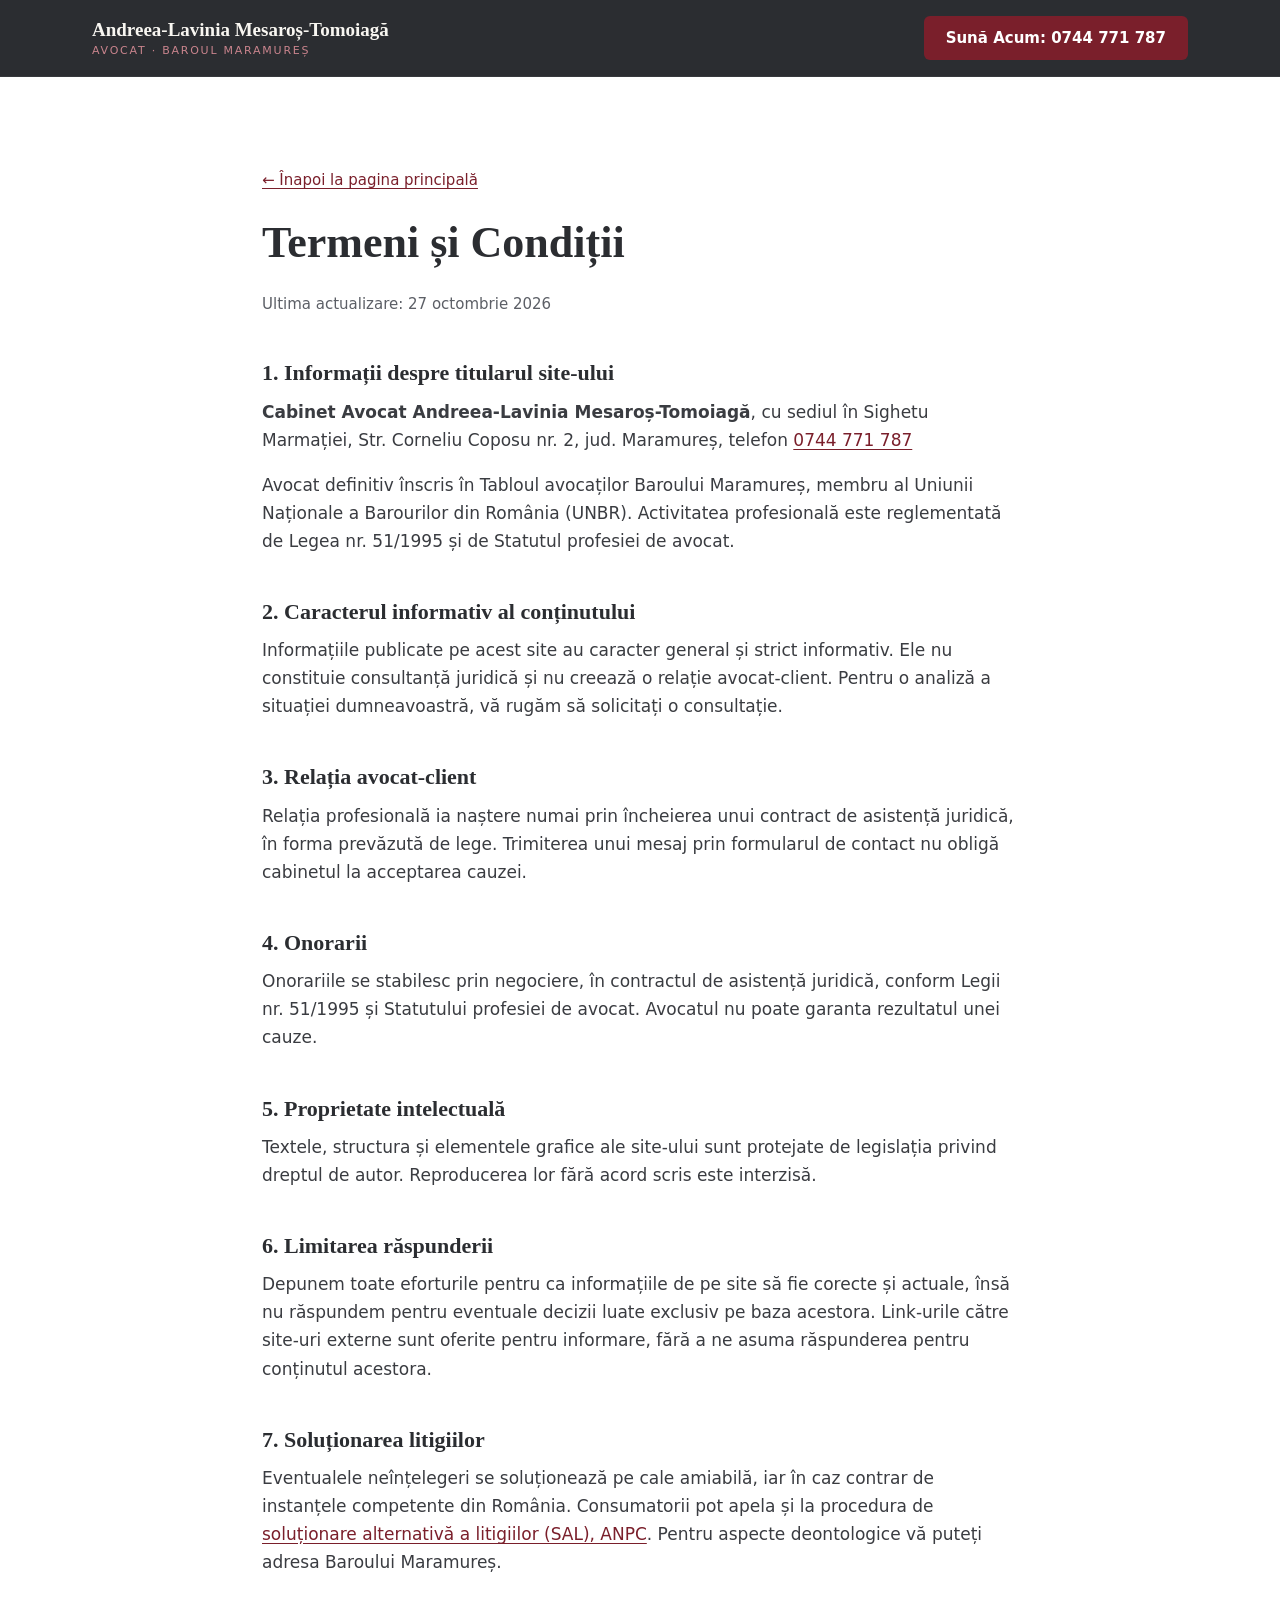
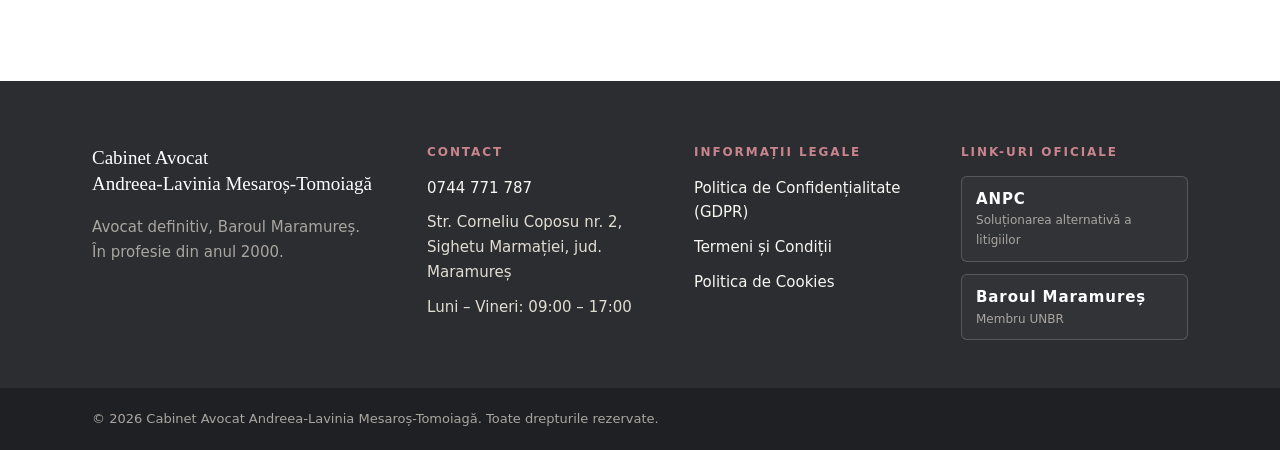
<file: termeni-si-conditii.html>
<!doctype html>
<html lang="ro">
<head>
  <meta charset="utf-8">
  <meta name="viewport" content="width=device-width, initial-scale=1">
  <title>Termeni și Condiții | Cabinet Avocat Mesaroș-Tomoiagă</title>
  <meta name="description" content="Termenii și condițiile de utilizare ale site-ului Cabinetului Avocat Andreea-Lavinia Mesaroș-Tomoiagă.">
  <meta name="theme-color" content="#2b2d31">
  <link rel="stylesheet" href="assets/css/style.css">
</head>
<body>
  <a class="skip-link" href="#main">Sari la conținut</a>
  <header class="site-header">
    <div class="container header-inner">
      <a href="index.html" class="logo">
        <span class="logo-name">Andreea-Lavinia Mesaroș-Tomoiagă</span>
        <span class="logo-sub">Avocat · Baroul Maramureș</span>
      </a>
      <a href="tel:+40744771787" class="btn btn-accent header-cta" style="margin-left:auto">Sună Acum: 0744 771 787</a>
    </div>
  </header>

  <main id="main" class="legal">
    <div class="container narrow">
      <a class="back-link" href="index.html">← Înapoi la pagina principală</a>
      <h1>Termeni și Condiții</h1>
      <p class="updated">Ultima actualizare: 27 octombrie 2026</p>

      <h2>1. Informații despre titularul site-ului</h2>
      <p><strong>Cabinet Avocat Andreea-Lavinia Mesaroș-Tomoiagă</strong>, cu sediul în Sighetu Marmației, Str. Corneliu Coposu nr. 2, jud. Maramureș, telefon <a href="tel:+40744771787">0744 771 787</a></p>
      <p>Avocat definitiv înscris în Tabloul avocaților Baroului Maramureș, membru al Uniunii Naționale a Barourilor din România (UNBR). Activitatea profesională este reglementată de Legea nr. 51/1995 și de Statutul profesiei de avocat.</p>

      <h2>2. Caracterul informativ al conținutului</h2>
      <p>Informațiile publicate pe acest site au caracter general și strict informativ. Ele nu constituie consultanță juridică și nu creează o relație avocat-client. Pentru o analiză a situației dumneavoastră, vă rugăm să solicitați o consultație.</p>

      <h2>3. Relația avocat-client</h2>
      <p>Relația profesională ia naștere numai prin încheierea unui contract de asistență juridică, în forma prevăzută de lege. Trimiterea unui mesaj prin formularul de contact nu obligă cabinetul la acceptarea cauzei.</p>

      <h2>4. Onorarii</h2>
      <p>Onorariile se stabilesc prin negociere, în contractul de asistență juridică, conform Legii nr. 51/1995 și Statutului profesiei de avocat. Avocatul nu poate garanta rezultatul unei cauze.</p>

      <h2>5. Proprietate intelectuală</h2>
      <p>Textele, structura și elementele grafice ale site-ului sunt protejate de legislația privind dreptul de autor. Reproducerea lor fără acord scris este interzisă.</p>

      <h2>6. Limitarea răspunderii</h2>
      <p>Depunem toate eforturile pentru ca informațiile de pe site să fie corecte și actuale, însă nu răspundem pentru eventuale decizii luate exclusiv pe baza acestora. Link-urile către site-uri externe sunt oferite pentru informare, fără a ne asuma răspunderea pentru conținutul acestora.</p>

      <h2>7. Soluționarea litigiilor</h2>
      <p>Eventualele neînțelegeri se soluționează pe cale amiabilă, iar în caz contrar de instanțele competente din România. Consumatorii pot apela și la procedura de <a href="https://anpc.ro/ce-este-sal/" target="_blank" rel="noopener">soluționare alternativă a litigiilor (SAL), ANPC</a>. Pentru aspecte deontologice vă puteți adresa Baroului Maramureș.</p>
    </div>
  </main>

  <!-- ============ FOOTER ============ -->
  <footer class="site-footer">
    <div class="container footer-grid">
      <div>
        <p class="footer-title">Cabinet Avocat<br>Andreea-Lavinia Mesaroș-Tomoiagă</p>
        <p class="footer-muted">Avocat definitiv, Baroul Maramureș.<br>În profesie din anul 2000.</p>
      </div>
      <div>
        <h3 class="footer-heading">Contact</h3>
        <ul class="footer-list">
          <li><a href="tel:+40744771787">0744 771 787</a></li>
          <li data-email-wrap hidden><a data-email href="#"></a></li>
          <li>Str. Corneliu Coposu nr. 2,<br>Sighetu Marmației, jud. Maramureș</li>
          <li>Luni – Vineri: 09:00 – 17:00</li>
        </ul>
      </div>
      <div>
        <h3 class="footer-heading">Informații legale</h3>
        <ul class="footer-list">
          <li><a href="politica-de-confidentialitate.html">Politica de Confidențialitate (GDPR)</a></li>
          <li><a href="termeni-si-conditii.html">Termeni și Condiții</a></li>
          <li><a href="politica-cookies.html">Politica de Cookies</a></li>
        </ul>
      </div>
      <div>
        <h3 class="footer-heading">Link-uri oficiale</h3>
        <div class="badges">
          <a class="badge" href="https://anpc.ro/ce-este-sal/" target="_blank" rel="noopener">
            <span class="badge-top">ANPC</span><span class="badge-bottom">Soluționarea alternativă a litigiilor</span>
          </a>
          <a class="badge" href="https://www.unbr.ro/" target="_blank" rel="noopener">
            <span class="badge-top">Baroul Maramureș</span><span class="badge-bottom">Membru UNBR</span>
          </a>
        </div>
      </div>
    </div>
    <div class="footer-bottom">
      <div class="container">
        <p>© <span data-year>2026</span> Cabinet Avocat Andreea-Lavinia Mesaroș-Tomoiagă. Toate drepturile rezervate.</p>
      </div>
    </div>
  </footer>

  <script>
    document.querySelectorAll('[data-year]').forEach(function (el) { el.textContent = new Date().getFullYear(); });
  </script>
</body>
</html>
</file>
<file: assets/css/style.css>
/* ==========================================================
   Cabinet Avocat Andreea-Lavinia Mesaroș-Tomoiagă
   Paletă: Charcoal (principal) · Alb perlat (secundar) · Burgundy (accent)
   ========================================================== */

:root {
  --charcoal: #2b2d31;
  --charcoal-900: #1f2023;
  --charcoal-700: #3a3c41;
  --charcoal-500: #5c5f66;
  --pearl: #f8f6f1;
  --pearl-200: #efebe3;
  --pearl-300: #e2ddd2;
  --white: #ffffff;
  --burgundy: #7a1f2b;
  --burgundy-600: #651924;
  --burgundy-300: #c9848d;
  --text: #2b2d31;
  --text-muted: #5c5f66;

  --font-serif: "Iowan Old Style", "Palatino Linotype", Palatino, "Book Antiqua", Georgia, serif;
  --font-sans: system-ui, -apple-system, "Segoe UI", Roboto, "Helvetica Neue", Arial, sans-serif;

  --radius: 6px;
  --shadow: 0 1px 2px rgba(31, 32, 35, .06), 0 8px 24px rgba(31, 32, 35, .06);
  --header-h: 76px;
  --container: 1160px;
}

*, *::before, *::after { box-sizing: border-box; }
[hidden] { display: none !important; }

html {
  scroll-behavior: smooth;
  scroll-padding-top: calc(var(--header-h) + 8px);
  -webkit-text-size-adjust: 100%;
}
@media (prefers-reduced-motion: reduce) {
  html { scroll-behavior: auto; }
  *, *::before, *::after { transition: none !important; }
}

body {
  margin: 0;
  font-family: var(--font-sans);
  font-size: 1.0625rem;
  line-height: 1.65;
  color: var(--text);
  background: var(--pearl);
}

img, svg { display: block; max-width: 100%; }
a { color: var(--burgundy); text-underline-offset: 3px; }
a:hover { color: var(--burgundy-600); }
:focus-visible { outline: 3px solid var(--burgundy-300); outline-offset: 2px; }

h1, h2, h3 { font-family: var(--font-serif); font-weight: 600; line-height: 1.2; margin: 0 0 .5em; text-wrap: balance; }
h2 { font-size: clamp(1.75rem, 3.5vw, 2.5rem); }
h3 { font-size: 1.25rem; }
p { margin: 0 0 1em; }

.container { width: 100%; max-width: var(--container); margin: 0 auto; padding: 0 16px; }
@media (min-width: 640px) { .container { padding: 0 32px; } }
.narrow { max-width: 820px; }

.skip-link {
  position: absolute; left: 16px; top: -100px; z-index: 200;
  background: var(--burgundy); color: var(--white); padding: 10px 16px; border-radius: var(--radius);
}
.skip-link:focus { top: 12px; color: var(--white); }

.icon { width: 20px; height: 20px; fill: currentColor; flex-shrink: 0; }
.icon [fill="none"] { fill: none; }

.eyebrow {
  font-size: .8125rem; letter-spacing: .14em; text-transform: uppercase;
  color: var(--burgundy); font-weight: 600; margin-bottom: .75rem;
}

/* ---------- Buttons ---------- */
.btn {
  display: inline-flex; align-items: center; justify-content: center; gap: .5rem;
  padding: .7rem 1.25rem; border-radius: var(--radius); border: 2px solid transparent;
  font: 600 .9375rem/1.2 var(--font-sans); text-decoration: none; cursor: pointer;
  transition: background-color .2s, color .2s, border-color .2s, transform .2s;
}
.btn-lg { padding: .9rem 1.6rem; font-size: 1rem; }
.btn-block { width: 100%; }
.btn-accent { background: var(--burgundy); color: var(--white); }
.btn-accent:hover { background: var(--burgundy-600); color: var(--white); }
.btn-outline { border-color: var(--burgundy); color: var(--burgundy); background: transparent; }
.btn-outline:hover { background: var(--burgundy); color: var(--white); }
.btn-ghost { border-color: rgba(248, 246, 241, .45); color: var(--pearl); }
.btn-ghost:hover { border-color: var(--pearl); color: var(--white); background: rgba(255, 255, 255, .06); }

/* ---------- Header ---------- */
.site-header {
  position: sticky; top: 0; z-index: 100;
  background: var(--charcoal); color: var(--pearl);
  border-bottom: 1px solid rgba(255, 255, 255, .06);
  transition: box-shadow .2s;
}
.site-header.is-scrolled { box-shadow: 0 6px 20px rgba(0, 0, 0, .25); }
.header-inner { display: flex; align-items: center; gap: 24px; min-height: var(--header-h); }

.logo { display: flex; flex-direction: column; text-decoration: none; color: var(--pearl); line-height: 1.2; min-width: 0; }
.logo:hover { color: var(--white); }
.logo-name { font-family: var(--font-serif); font-size: 1.1875rem; font-weight: 600; white-space: nowrap; overflow: hidden; text-overflow: ellipsis; }
.logo-sub { font-size: .6875rem; letter-spacing: .16em; text-transform: uppercase; color: var(--burgundy-300); margin-top: 3px; }

.main-nav { margin-left: auto; }
.main-nav ul { list-style: none; margin: 0; padding: 0; display: flex; gap: 4px; }
.main-nav a {
  display: block; padding: .5rem .85rem; color: var(--pearl-300); text-decoration: none;
  font-size: .9375rem; border-radius: var(--radius); position: relative;
}
.main-nav a:hover, .main-nav a.is-active { color: var(--white); }
.main-nav a.is-active::after {
  content: ""; position: absolute; left: .85rem; right: .85rem; bottom: 2px; height: 2px; background: var(--burgundy-300);
}

.nav-toggle { display: none; }
.call-fab { display: none; }

@media (max-width: 1080px) {
  .header-cta { display: none; }

  .nav-toggle {
    display: inline-flex; flex-direction: column; justify-content: center; gap: 5px;
    margin-left: auto; width: 44px; height: 44px; padding: 10px;
    background: transparent; border: 1px solid rgba(255, 255, 255, .2); border-radius: var(--radius); cursor: pointer;
  }
  .nav-toggle span { display: block; height: 2px; background: var(--pearl); transition: transform .2s, opacity .2s; }
  .nav-toggle[aria-expanded="true"] span:nth-child(1) { transform: translateY(7px) rotate(45deg); }
  .nav-toggle[aria-expanded="true"] span:nth-child(2) { opacity: 0; }
  .nav-toggle[aria-expanded="true"] span:nth-child(3) { transform: translateY(-7px) rotate(-45deg); }

  .main-nav {
    position: absolute; top: 100%; left: 0; right: 0; margin: 0;
    background: var(--charcoal-900); border-top: 1px solid rgba(255, 255, 255, .06);
    display: none;
  }
  .main-nav.is-open { display: block; }
  .main-nav ul { flex-direction: column; padding: 8px 16px 16px; }
  .main-nav a { padding: .9rem .5rem; border-bottom: 1px solid rgba(255, 255, 255, .06); font-size: 1rem; }
  .main-nav a.is-active::after { display: none; }

  /* Pictogramă fixă de apelare rapidă */
  .call-fab {
    display: flex; align-items: center; justify-content: center;
    position: fixed; right: 18px; bottom: 18px; z-index: 90;
    width: 60px; height: 60px; border-radius: 50%;
    background: var(--burgundy); color: var(--white);
    box-shadow: 0 8px 24px rgba(122, 31, 43, .45);
  }
  .call-fab:hover { color: var(--white); background: var(--burgundy-600); }
  .call-fab .icon { width: 26px; height: 26px; }
}
@media (max-width: 420px) {
  .logo-name { font-size: 1rem; }
}

/* ---------- Hero ---------- */
.hero {
  background:
    radial-gradient(1000px 500px at 85% 20%, rgba(122, 31, 43, .22), transparent 60%),
    linear-gradient(160deg, var(--charcoal) 0%, var(--charcoal-900) 100%);
  color: var(--pearl);
  padding: clamp(64px, 10vw, 128px) 0;
  overflow: hidden;
}
.hero-inner { display: grid; grid-template-columns: 1.4fr 1fr; gap: 48px; align-items: center; }
.hero .eyebrow { color: var(--burgundy-300); }
.hero h1 { font-size: clamp(2.25rem, 6vw, 4rem); color: var(--white); margin-bottom: .35em; }
.hero-status {
  display: inline-block; font-family: var(--font-serif); font-size: clamp(1.125rem, 2.4vw, 1.375rem);
  padding-left: 14px; border-left: 3px solid var(--burgundy); margin-bottom: 1.25rem; color: var(--pearl);
}
.hero-lead { max-width: 560px; color: var(--pearl-300); font-size: 1.125rem; }
.hero-actions { display: flex; flex-wrap: wrap; gap: 12px; margin-top: 2rem; }
.hero-visual { color: rgba(248, 246, 241, .2); display: flex; justify-content: center; }
.scales { width: 100%; max-width: 340px; }

@media (max-width: 820px) {
  .hero-inner { grid-template-columns: 1fr; }
  .hero-visual { display: none; }
}
@media (max-width: 480px) {
  .hero-actions .btn { width: 100%; }
}

/* ---------- Trust band ---------- */
.trust { background: var(--burgundy); color: var(--white); }
.trust-grid { display: grid; grid-template-columns: repeat(3, 1fr); }
.trust-item {
  display: flex; flex-direction: column; align-items: center; text-align: center;
  padding: 28px 16px; gap: 2px;
}
.trust-item + .trust-item { border-left: 1px solid rgba(255, 255, 255, .2); }
.trust-value { font-family: var(--font-serif); font-size: clamp(1.375rem, 3vw, 1.875rem); font-weight: 600; }
.trust-label { font-size: .875rem; color: rgba(255, 255, 255, .8); }
@media (max-width: 640px) {
  .trust-grid { grid-template-columns: 1fr; }
  .trust-item { padding: 18px 16px; }
  .trust-item + .trust-item { border-left: 0; border-top: 1px solid rgba(255, 255, 255, .2); }
}

/* ---------- Sections ---------- */
.section { padding: clamp(64px, 9vw, 112px) 0; }
.section-light { background: var(--white); }
.section-pearl { background: var(--pearl); }
.section-head { text-align: center; max-width: 680px; margin: 0 auto 48px; }
.section-intro { color: var(--text-muted); font-size: 1.0625rem; }

/* ---------- About ---------- */
.about { display: grid; grid-template-columns: 1fr 1.5fr; gap: 64px; align-items: center; }
.about-card {
  background: var(--charcoal); color: var(--pearl); border-radius: var(--radius);
  padding: 40px 32px; box-shadow: var(--shadow); position: relative; overflow: hidden;
}
.about-card::before { content: ""; position: absolute; inset: 0 auto 0 0; width: 5px; background: var(--burgundy); }
.monogram {
  width: 96px; height: 96px; border-radius: 50%; border: 2px solid var(--burgundy-300);
  display: grid; place-items: center; font-family: var(--font-serif); font-size: 2.25rem; letter-spacing: .05em;
  margin-bottom: 28px;
}
.about-facts { margin: 0; display: grid; gap: 16px; }
.about-facts div { border-bottom: 1px solid rgba(255, 255, 255, .1); padding-bottom: 12px; }
.about-facts dt { font-size: .75rem; letter-spacing: .14em; text-transform: uppercase; color: var(--burgundy-300); }
.about-facts dd { margin: 2px 0 0; font-family: var(--font-serif); font-size: 1.125rem; }
.about-text p { color: var(--charcoal-700); }
.about-actions { display: flex; flex-wrap: wrap; gap: 12px; margin-top: 1.5rem; }
@media (max-width: 900px) {
  .about { grid-template-columns: 1fr; gap: 40px; }
  .about-card { order: 2; }
}

/* ---------- Expertise cards ---------- */
.cards { display: grid; grid-template-columns: repeat(3, 1fr); gap: 24px; }
.card {
  background: var(--white); border: 1px solid var(--pearl-300); border-radius: var(--radius);
  padding: 32px 28px; transition: transform .2s, box-shadow .2s, border-color .2s;
}
.card:hover { transform: translateY(-3px); box-shadow: var(--shadow); border-color: var(--burgundy-300); }
.card-icon {
  width: 52px; height: 52px; border-radius: var(--radius); display: grid; place-items: center;
  background: rgba(122, 31, 43, .08); color: var(--burgundy); margin-bottom: 20px;
}
.card-icon svg { width: 26px; height: 26px; fill: none; stroke: currentColor; stroke-width: 1.8; stroke-linecap: round; stroke-linejoin: round; }
.card p { color: var(--text-muted); margin: 0; font-size: 1rem; }
@media (max-width: 960px) { .cards { grid-template-columns: repeat(2, 1fr); } }
@media (max-width: 600px) { .cards { grid-template-columns: 1fr; } }

/* ---------- FAQ accordion ---------- */
.accordion { border-top: 1px solid var(--pearl-300); }
.accordion details { border-bottom: 1px solid var(--pearl-300); }
.accordion summary {
  list-style: none; cursor: pointer; padding: 22px 48px 22px 0; position: relative;
  font-family: var(--font-serif); font-size: 1.1875rem; font-weight: 600;
}
.accordion summary::-webkit-details-marker { display: none; }
.accordion summary::after {
  content: ""; position: absolute; right: 8px; top: 50%; width: 12px; height: 12px;
  border-right: 2px solid var(--burgundy); border-bottom: 2px solid var(--burgundy);
  transform: translateY(-75%) rotate(45deg); transition: transform .25s;
}
.accordion details[open] summary::after { transform: translateY(-25%) rotate(-135deg); }
.accordion summary:hover { color: var(--burgundy); }
.accordion .answer { padding: 0 0 22px; color: var(--charcoal-700); }
.accordion .answer p { margin: 0; }

/* ---------- Contact ---------- */
.contact-grid { display: grid; grid-template-columns: 1.3fr 1fr; gap: 40px; align-items: start; }
.contact-form {
  background: var(--white); border: 1px solid var(--pearl-300); border-radius: var(--radius);
  padding: clamp(24px, 4vw, 40px); box-shadow: var(--shadow);
}
.field { margin-bottom: 18px; }
.field-row { display: grid; grid-template-columns: 1fr 1fr; gap: 16px; }
.field label { display: block; font-weight: 600; font-size: .9375rem; margin-bottom: 6px; }
.field label span { color: var(--burgundy); }
.field input[type="text"], .field input[type="tel"], .field input[type="email"], .field textarea {
  width: 100%; padding: .75rem .9rem; font: inherit; font-size: 1rem; color: var(--text);
  background: var(--pearl); border: 1px solid var(--pearl-300); border-radius: var(--radius);
  transition: border-color .2s, background-color .2s;
}
.field textarea { resize: vertical; min-height: 130px; }
.field input:focus, .field textarea:focus { outline: none; border-color: var(--burgundy); background: var(--white); box-shadow: 0 0 0 3px rgba(122, 31, 43, .12); }
.field.has-error input, .field.has-error textarea { border-color: var(--burgundy); }
.field-error { color: var(--burgundy); font-size: .875rem; margin: 6px 0 0; min-height: 0; }
.field-error:empty { display: none; }
.field-check { display: grid; grid-template-columns: auto 1fr; gap: 10px; align-items: start; }
.field-check input { width: 18px; height: 18px; margin-top: 4px; accent-color: var(--burgundy); }
.field-check label { font-weight: 400; font-size: .9375rem; margin: 0; }
.field-check .field-error { grid-column: 1 / -1; }
.form-status { margin: 14px 0 0; font-size: .9375rem; }
.form-status:empty { display: none; }
.form-status.is-success { color: #1d6b3a; }
.form-status.is-error { color: var(--burgundy); }

.info-list { list-style: none; padding: 0; margin: 0 0 24px; display: grid; gap: 20px; }
.info-list li { display: flex; gap: 14px; }
.info-list .icon { color: var(--burgundy); margin-top: 3px; }
.info-list a { text-decoration: none; }
.info-list a:hover { text-decoration: underline; }

.map { border-radius: var(--radius); overflow: hidden; border: 1px solid var(--pearl-300); background: var(--pearl-200); aspect-ratio: 4 / 3; }
.map iframe { width: 100%; height: 100%; border: 0; display: block; }
.map-placeholder {
  height: 100%; display: flex; flex-direction: column; align-items: center; justify-content: center; gap: 12px;
  text-align: center; padding: 24px; font-size: .9375rem; color: var(--text-muted);
  background:
    linear-gradient(rgba(239, 235, 227, .92), rgba(239, 235, 227, .92)),
    repeating-linear-gradient(45deg, var(--pearl-300) 0 1px, transparent 1px 22px),
    repeating-linear-gradient(-45deg, var(--pearl-300) 0 1px, transparent 1px 22px);
}
.map-placeholder p { margin: 0; max-width: 300px; }
.map-link { font-size: .875rem; }

@media (max-width: 900px) { .contact-grid { grid-template-columns: 1fr; } }
@media (max-width: 560px) { .field-row { grid-template-columns: 1fr; gap: 0; } }

/* ---------- Footer ---------- */
.site-footer { background: var(--charcoal); color: var(--pearl-300); font-size: .9375rem; }
.footer-grid { display: grid; grid-template-columns: 1.3fr 1fr 1fr 1fr; gap: 40px; padding-top: 64px; padding-bottom: 48px; }
.footer-title { font-family: var(--font-serif); font-size: 1.1875rem; color: var(--white); line-height: 1.35; }
.footer-muted { color: #a9a6a0; }
.footer-heading {
  font-family: var(--font-sans); font-size: .75rem; letter-spacing: .16em; text-transform: uppercase;
  color: var(--burgundy-300); margin-bottom: 16px;
}
.footer-list { list-style: none; margin: 0; padding: 0; display: grid; gap: 10px; }
.site-footer a { color: var(--pearl); text-decoration: none; }
.site-footer a:hover { color: var(--white); text-decoration: underline; }

.badges { display: grid; gap: 12px; }
.badge {
  display: flex; flex-direction: column; padding: 10px 14px; border-radius: var(--radius);
  border: 1px solid rgba(255, 255, 255, .18); background: rgba(255, 255, 255, .03);
  transition: border-color .2s, background-color .2s;
}
.site-footer a.badge:hover { text-decoration: none; border-color: var(--burgundy-300); background: rgba(255, 255, 255, .06); }
.badge-top { font-weight: 700; letter-spacing: .06em; color: var(--white); }
.badge-bottom { font-size: .75rem; color: #a9a6a0; }

.footer-bottom { background: var(--charcoal-900); padding: 20px 0; font-size: .8125rem; color: #a9a6a0; }
.footer-bottom p { margin: 0; }
@media (max-width: 1080px) { .footer-bottom { padding-bottom: 96px; } }
@media (max-width: 960px) { .footer-grid { grid-template-columns: 1fr 1fr; } }
@media (max-width: 560px) { .footer-grid { grid-template-columns: 1fr; gap: 32px; } }

/* ---------- Legal pages ---------- */
.legal { background: var(--white); padding: clamp(48px, 7vw, 88px) 0; }
.legal h1 { font-size: clamp(2rem, 5vw, 2.75rem); }
.legal h2 { font-size: 1.375rem; margin-top: 2em; }
.legal p, .legal li { color: var(--charcoal-700); }
.legal .updated { color: var(--text-muted); font-size: .9375rem; }
.legal table { width: 100%; border-collapse: collapse; font-size: .9375rem; margin: 1em 0; }
.legal th, .legal td { text-align: left; padding: 10px; border-bottom: 1px solid var(--pearl-300); vertical-align: top; }
.legal .table-wrap { overflow-x: auto; }
.back-link { display: inline-block; margin-bottom: 24px; font-size: .9375rem; }
</file>
